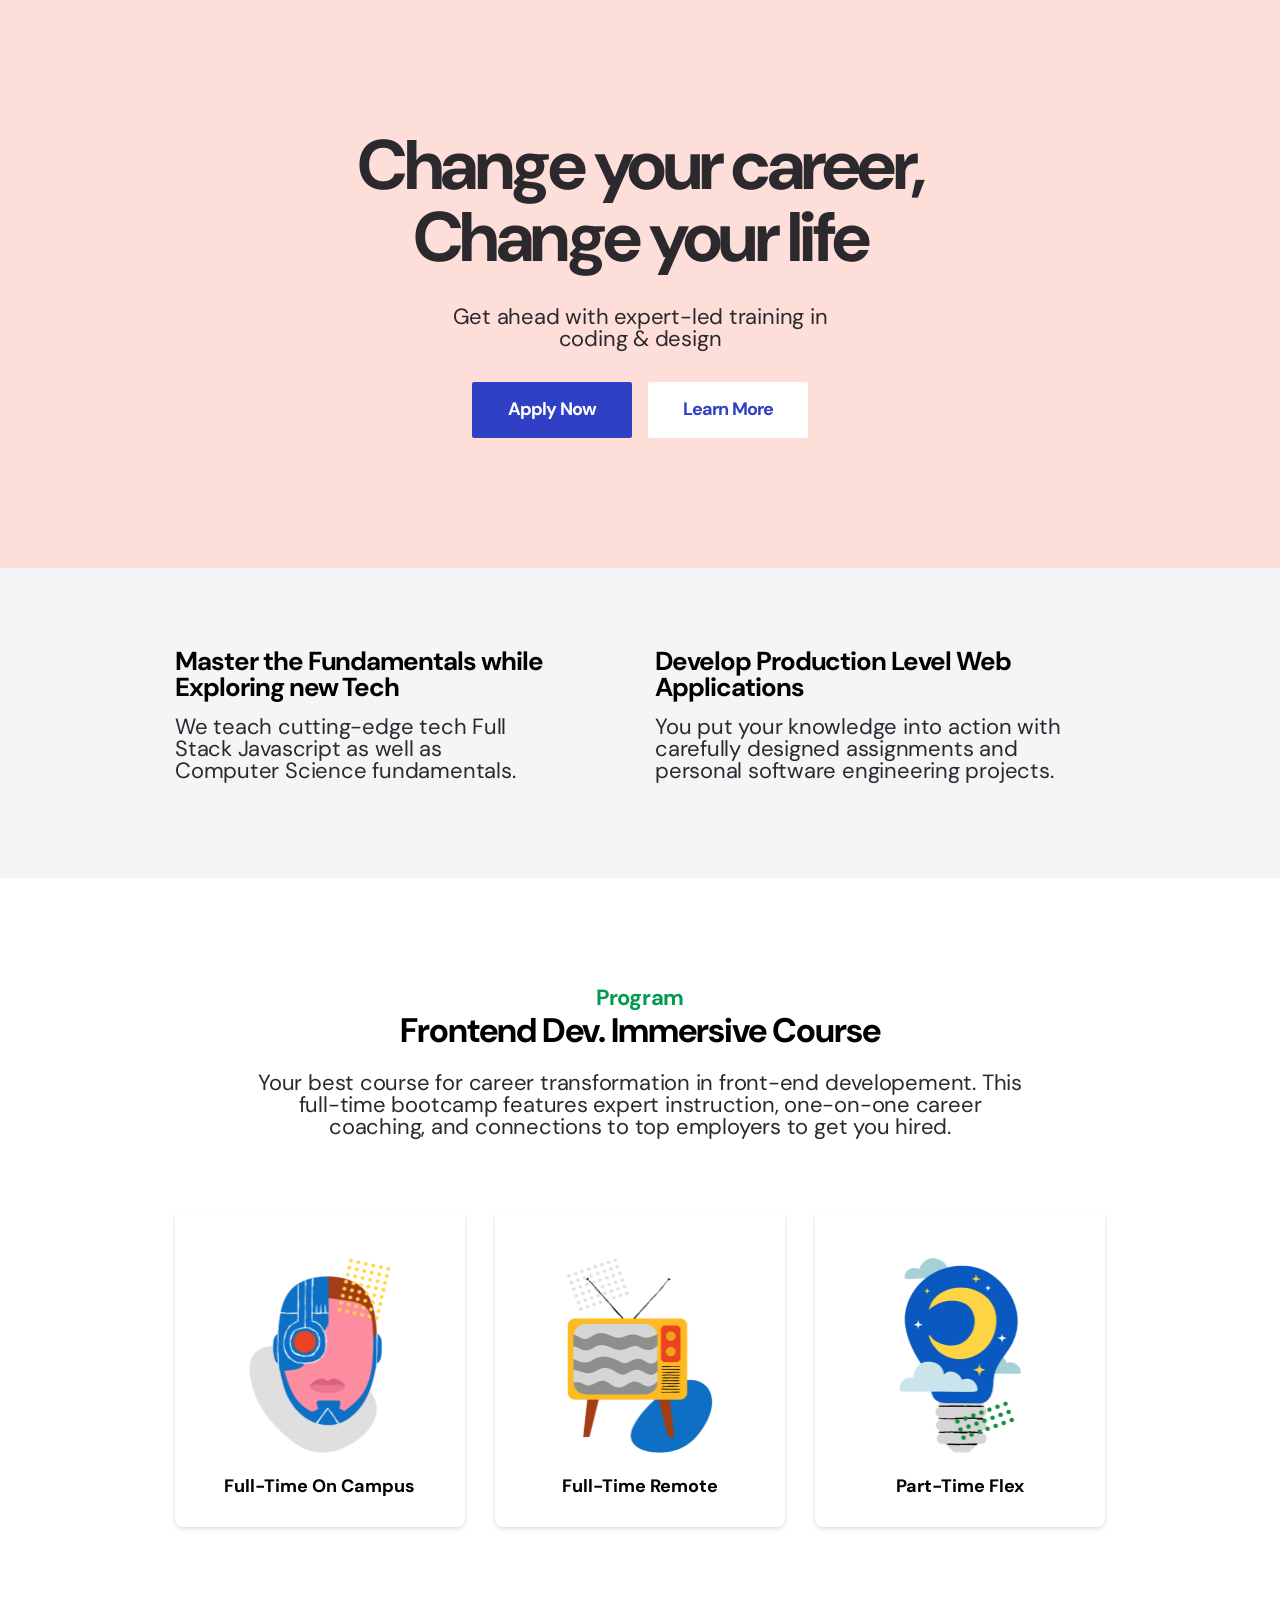
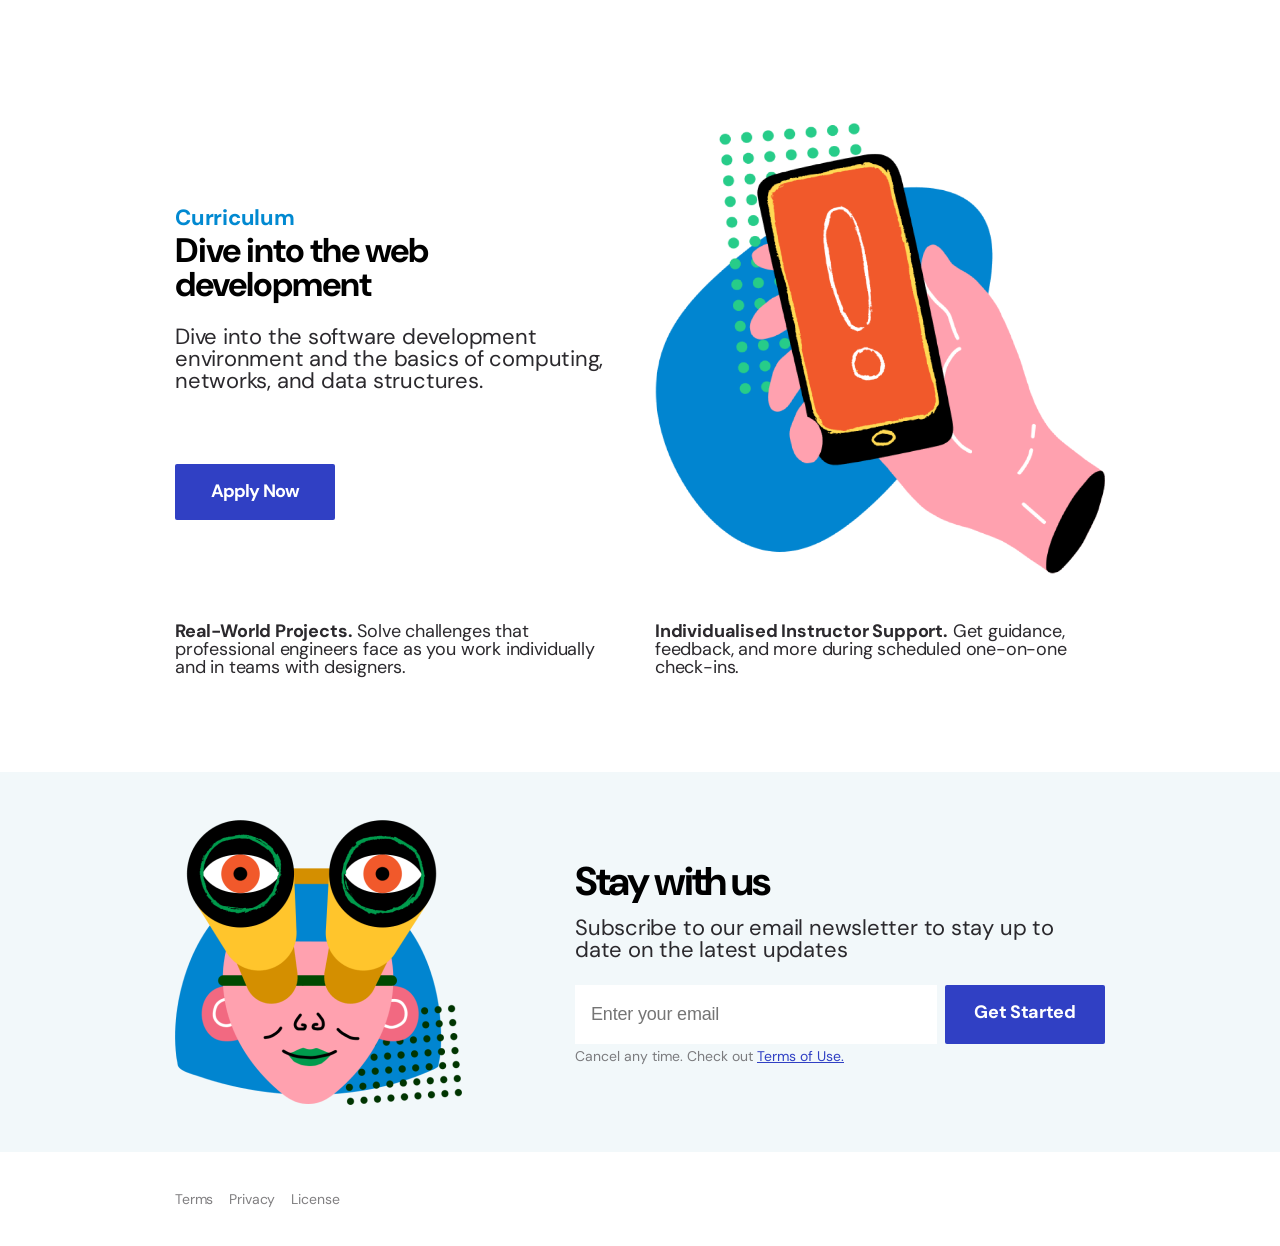
<file: index.html>
<!DOCTYPE html>
<html lang="en">
  <head>
    <meta charset="UTF-8" />
    <meta name="viewport" content="width=device-width, initial-scale=1.0" />
    <title>Final Project</title>
    <link rel="stylesheet" href="./assets/css/styles.css" />
  </head>

  <body>
    <!-- landing section -->
    <section class="landing">
      <div class="container">
        <div class="row">
          <div class="col-12 col-md-12">
            <h1 class="landing-title">
              Change your career,<br />
              Change your life
            </h1>
            <p class="landing-desc">
              Get ahead with expert-led training in<br />coding & design
            </p>
            <div class="button-group">
              <a href="#" class="fill-button">Apply Now</a>
              <a href="#" class="fill-button inverted">Learn More</a>
            </div>
          </div>
        </div>
      </div>
    </section>
    <!-- testimonials -->
    <section class="testimonials section">
      <div class="container">
        <div class="row justify-content-between">
          <div class="col-12 col-md-5">
            <div class="testimonials-description">
              <h2>
                Master the Fundamentals while Exploring new Tech
              </h2>
              <p>
                We teach cutting-edge tech Full Stack Javascript as well as
                Computer Science fundamentals.
              </p>
            </div>
          </div>
          <div class="col-12 col-md-6">
            <div class="testimonials-description">
              <h2>
                Develop Production Level Web Applications
              </h2>
              <p>
                You put your knowledge into action with carefully designed
                assignments and personal software engineering projects.
              </p>
            </div>
          </div>
        </div>
      </div>
    </section>
    <!-- program -->
    <section class="program section">
      <div class="container">
        <div class="row justify-content-center">
          <div class="col-12 col-md-10">
            <div class="description">
              <strong>
                Program
              </strong>
              <h1 class="description-title">
                Frontend Dev. Immersive Course
              </h1>
              <p class="description-desc">
                Your best course for career transformation in front-end
                developement. This full-time bootcamp features expert
                instruction, one-on-one career coaching, and connections to top
                employers to get you hired.
              </p>
            </div>
          </div>
        </div>
        <div class="row">
          <div class="col-12 col-md-4">
            <div class="program-detail">
              <img src="./assets/images/img-fulltime-campus.png" alt="" />
              <strong>Full-Time On Campus</strong>
            </div>
          </div>
          <div class="col-12 col-md-4">
            <div class="program-detail">
              <img src="./assets/images/img-fulltime-remote.png" alt="" />
              <strong>
                Full-Time Remote
              </strong>
            </div>
          </div>
          <div class="col-12 col-md-4">
            <div class="program-detail">
              <img src="./assets/images/img-parttime-flex.png" alt="" />
              <strong>
                Part-Time Flex
              </strong>
            </div>
          </div>
        </div>
      </div>
    </section>
    <!-- curriculum -->
    <section class="curriculum section">
      <div class="container">
        <div class="row align-items-center">
          <div class="col-12 col-md-6">
            <div class="description">
              <strong>
                Curriculum
              </strong>
              <h1 class="description-title">
                Dive into the web development
              </h1>
              <p class="description-desc">
                Dive into the software development environment and the basics of
                computing, networks, and data structures.
              </p>
            </div>
            <a href="#" class="fill-button">Apply Now</a>
          </div>
          <div class="col-12 col-md-6">
            <div class="curriculum-image">
              <img src="./assets/images/img-curriculum.png" alt="" />
            </div>
          </div>
        </div>
        <div class="row">
          <div class="col-12 col-md-6">
            <div class="curriculum-detail">
              <p>
                <strong>Real-World Projects.</strong> Solve challenges that
                professional engineers face as you work individually and in
                teams with designers.
              </p>
            </div>
          </div>
          <div class="col-12 col-md-6">
            <div class="curriculum-detail">
              <p>
                <strong>Individualised Instructor Support.</strong> Get
                guidance, feedback, and more during scheduled one-on-one
                check-ins.
              </p>
            </div>
          </div>
        </div>
      </div>
    </section>
    <!-- banner -->
    <aside class="banner">
      <div class="container">
        <div class="row align-items-center">
          <div class="col-12 col-md-5">
            <div class="banner-image">
              <img src="./assets/images/img-banner.png" alt="" />
            </div>
          </div>
          <div class="col-12 col-md-7">
            <div class="banner-header">
              <h1 class="banner-title">Stay with us</h1>
              <p class="banner-desc">
                Subscribe to our email newsletter to stay up to date on the
                latest updates
              </p>
            </div>
            <form action="#" method="action" class="banner-form">
              <div class="input-group">
                <input type="text" placeholder="Enter your email" />
                <a href="#" class="fill-button">Get Started</a>
              </div>
              <span>
                Cancel any time. Check out <a href="#">Terms of Use.</a>
              </span>
            </form>
          </div>
        </div>
      </div>
    </aside>
    <footer>
      <div class="container">
        <div class="row">
          <div class="col-12 col-md-12">
            <ul>
              <li>Terms</li>
              <li>Privacy</li>
              <li>License</li>
            </ul>
          </div>
        </div>
      </div>
    </footer>
  </body>
</html>
</file>
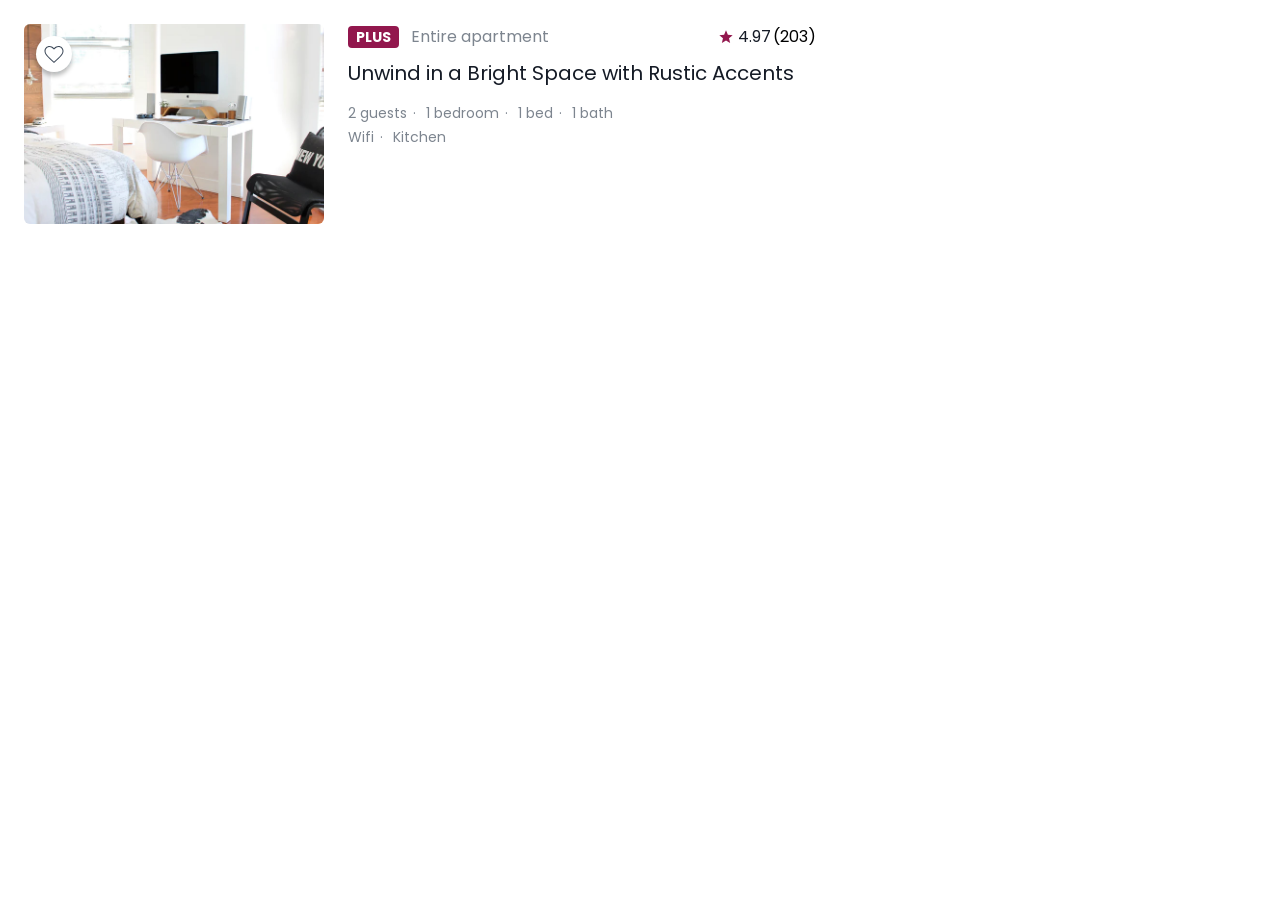
<file: background/index.html>
<!DOCTYPE html>
<html lang="en">

<head>
    <meta charset="UTF-8" />
    <meta name="viewport" content="width=device-width, initial-scale=1.0" />
    <title>Background</title>
    <link href="https://fonts.googleapis.com/css2?family=Poppins:wght@400;500&display=swap" rel="stylesheet" />
    <link rel="stylesheet" href="./style.css" />
</head>

<body>
    <article class="card">
        <div class="card-image">
            <button type="button" class="like-button" aria-label="Like this property"></button>
            <!-- <img src="./assets/img-house.jpg" alt="Seoul AirBnB, hosted by Woohyeon Roh" /> -->
        </div>

        <div class="card-content">
            <header class="card-header">
                <div class="property-type">
                    <strong class="plus-badge">Plus</strong>
                    <span>Entire apartment</span>
                </div>

                <div class="property-rate">
                    <strong aria-label="Review: 4.97">
                        4.97
                    </strong>
                    <span aria-label="Total 203 reviews">(203)</span>
                </div>
            </header>

            <h1 class="card-title">
                Unwind in a Bright Space with Rustic Accents
            </h1>

            <div class="card-detail">
                <dl class="property-detail">
                    <div>
                        <dt class="sr-only">Rooms and beds</dt>
                        <dd>
                            <span>2 guests</span>
                            <span>1 bedroom</span>
                            <span>1 bed</span>
                            <span>1 bath</span>
                        </dd>
                    </div>

                    <div>
                        <dt class="sr-only">Amenities</dt>
                        <dd>
                            <span>Wifi</span>
                            <span>Kitchen</span>
                        </dd>
                    </div>
                </dl>
            </div>
        </div>
    </article>
</body>

</html>
</file>
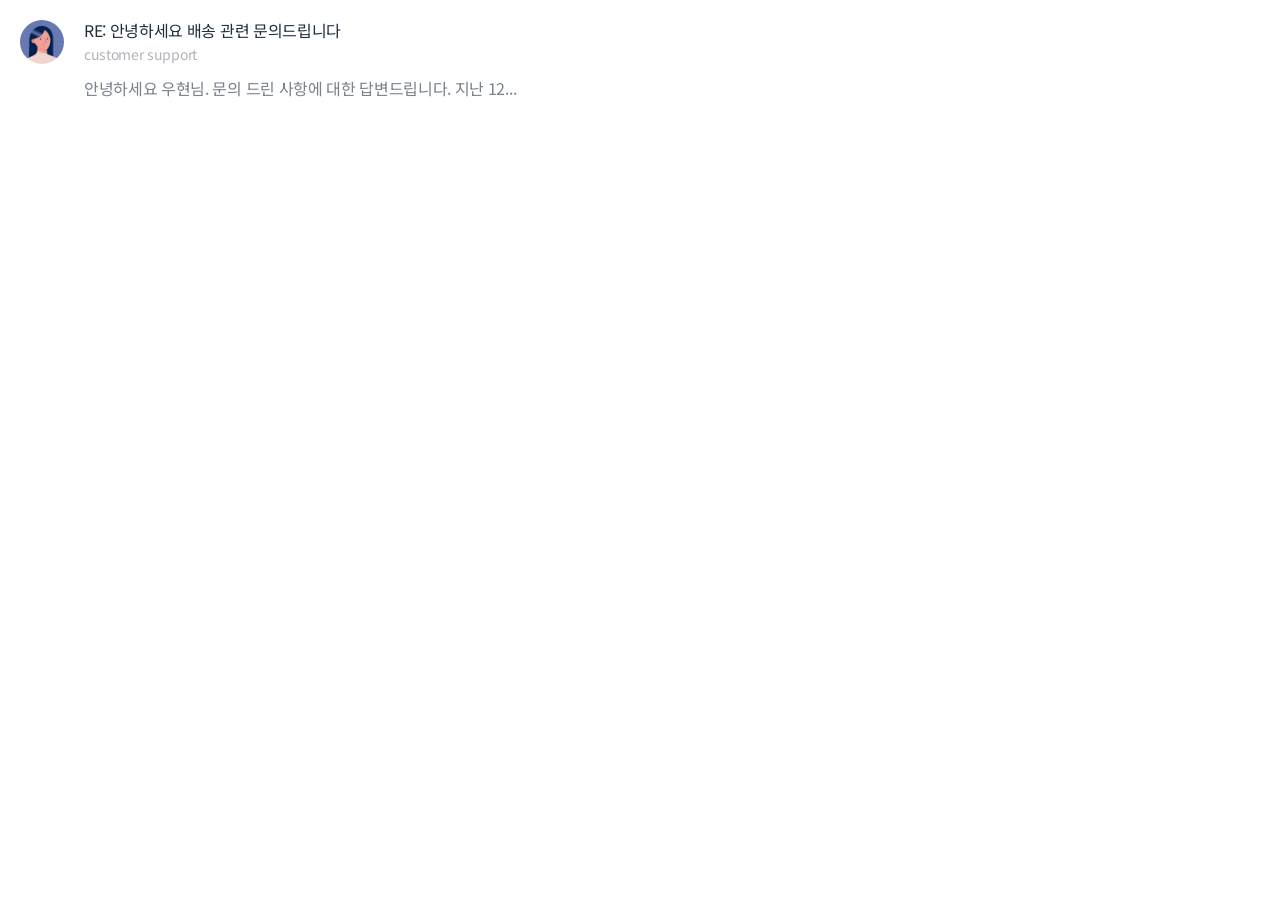
<file: flexbox-2/index.html>
<!DOCTYPE html>
<html lang="ko">

<head>
    <meta charset="UTF-8" />
    <meta name="viewport" content="width=device-width, initial-scale=1.0" />
    <title>Flexbox 2</title>
    <link href="https://fonts.googleapis.com/css?family=Noto+Sans+KR&display=swap" rel="stylesheet" />
    <link rel="stylesheet" href="./style.css" />
</head>

<body>
    <div class="card">
        <img src="./assets/user.jpg" alt="Customer support" class="card-user" />
        <div class="card-content">
            <h1>RE: 안녕하세요 배송 관련 문의드립니다</h1>
            <strong>
                customer support
            </strong>
            <p>
                안녕하세요 우현님. 문의 드린 사항에 대한 답변드립니다. 지난 12...
            </p>
        </div>
    </div>
</body>

</html>
</file>
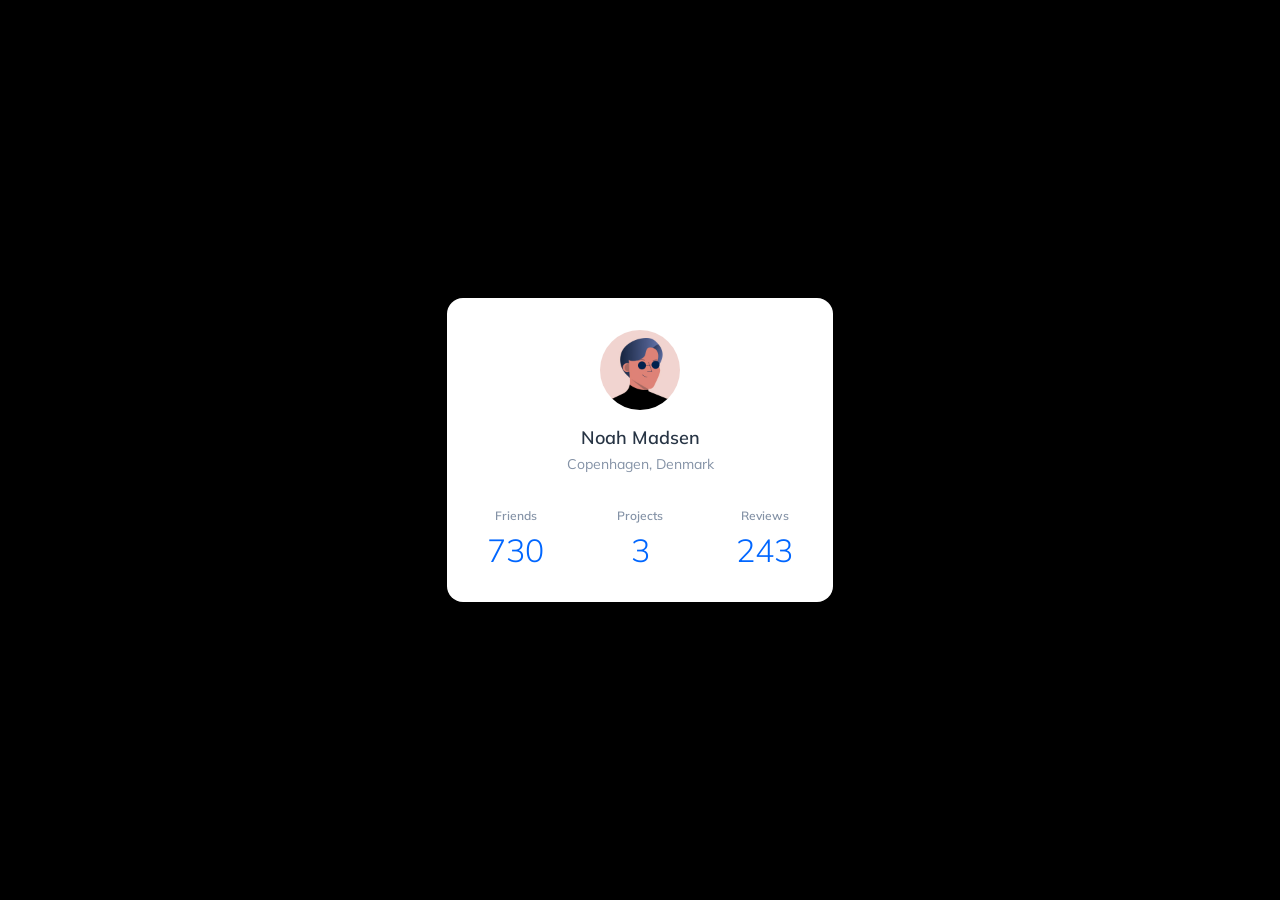
<file: flexbox-3/index.html>
<!DOCTYPE html>
<html lang="en">

<head>
    <meta charset="UTF-8" />
    <meta name="viewport" content="width=device-width, initial-scale=1.0" />
    <title>Flexbox 3</title>
    <link href="https://fonts.googleapis.com/css?family=Muli:300,400,600&display=swap" rel="stylesheet" />
    <link rel="stylesheet" href="./style.css" />
</head>

<body>
    <section class="profile">
        <img src="./assets/user.jpg" alt="Noah Madsen" class="profile-image" />
        <h1 class="profile-name">Noah Madsen</h1>
        <p class="profile-location">Copenhagen, Denmark</p>

        <dl class="profile-detail">
            <div class="profile-detail-item">
                <dt>Friends</dt>
                <dd>730</dd>
            </div>
            <div class="profile-detail-item">
                <dt>Projects</dt>
                <dd>3</dd>
            </div>
            <div class="profile-detail-item">
                <dt>Reviews</dt>
                <dd>243</dd>
            </div>
        </dl>
    </section>
</body>

</html>
</file>
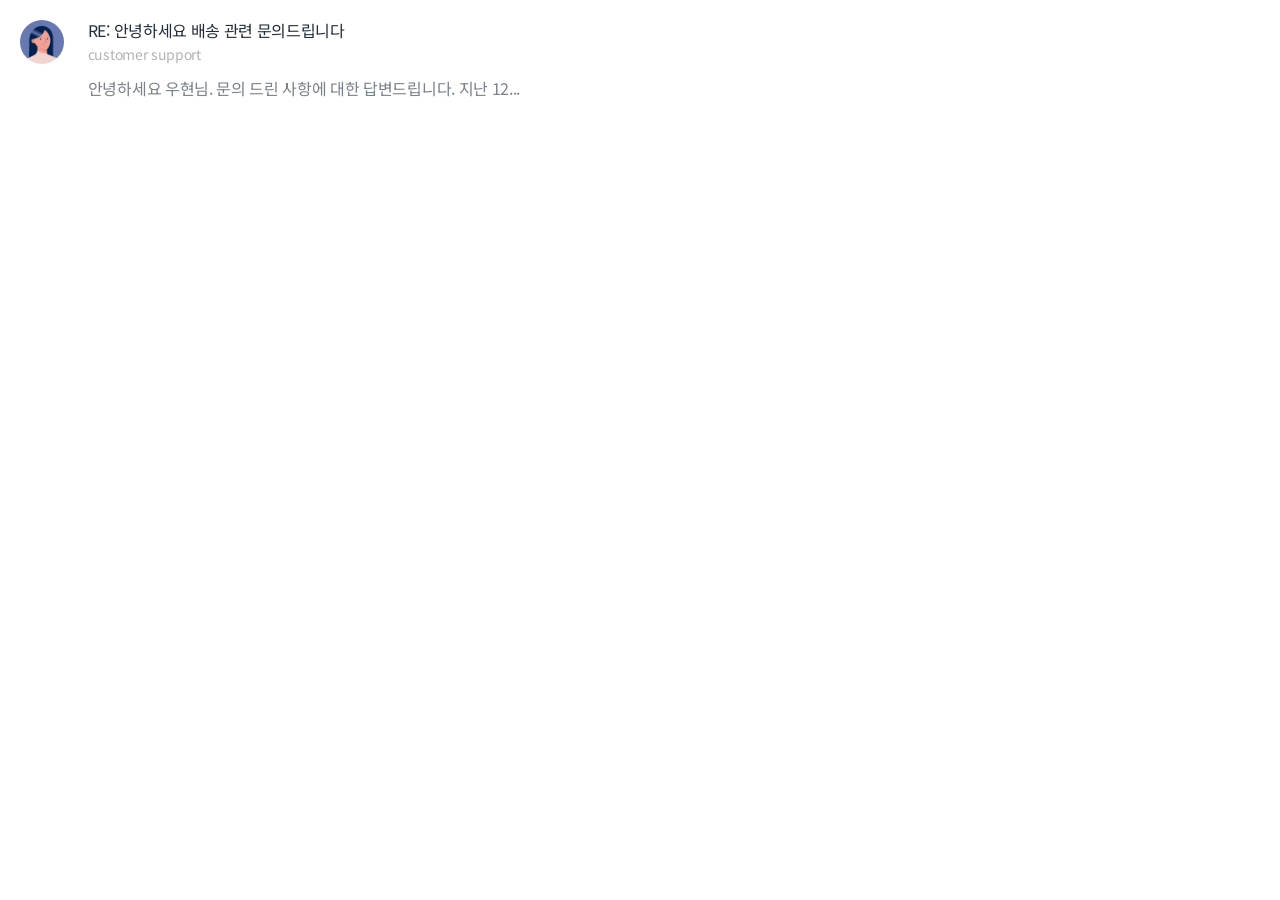
<file: float-2/index.html>
<!DOCTYPE html>
<html lang="ko">

<head>
    <meta charset="UTF-8" />
    <meta name="viewport" content="width=device-width, initial-scale=1.0" />
    <title>Float 2</title>
    <link href="https://fonts.googleapis.com/css?family=Noto+Sans+KR&display=swap" rel="stylesheet" />
    <link rel="stylesheet" href="./style.css" />
</head>

<body>
    <div class="card">
        <img src="./assets/user.jpg" alt="Customer support" class="card-user" />
        <div class="card-content cleartofix">
            <h1>RE: 안녕하세요 배송 관련 문의드립니다</h1>
            <strong>
                customer support
            </strong>
            <p>
                안녕하세요 우현님. 문의 드린 사항에 대한 답변드립니다. 지난 12...
            </p>
        </div>
    </div>
</body>

</html>
</file>
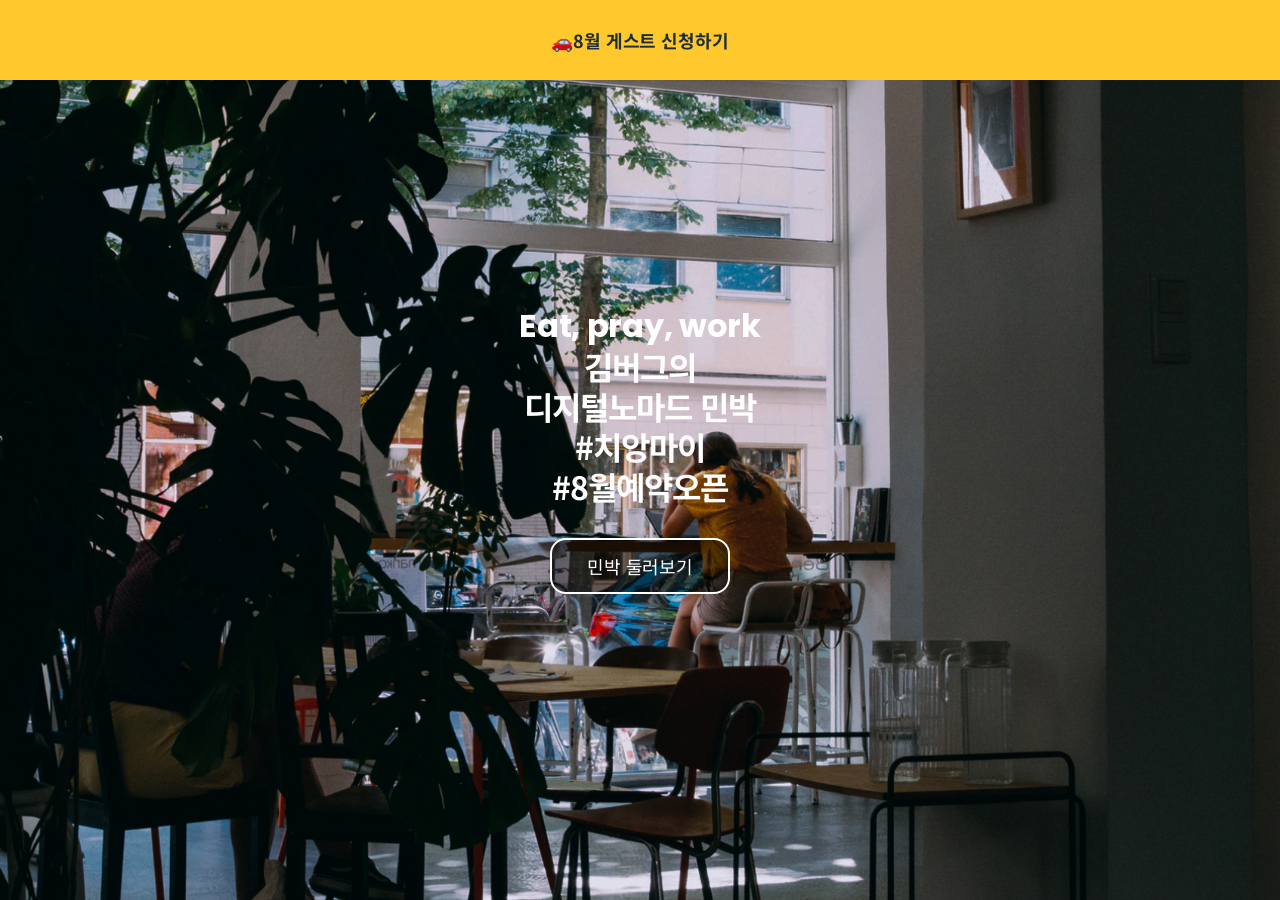
<file: media-query/index.html>
<!DOCTYPE html>
<html lang="ko">

<head>
    <meta charset="UTF-8" />
    <meta name="viewport" content="width=device-width, initial-scale=1.0" />
    <title>Media Query</title>
    <link href="https://fonts.googleapis.com/css2?family=Noto+Sans+KR:wght@700;900&family=Poppins:wght@700&display=swap"
        rel="stylesheet" />
    <link rel="stylesheet" href="./style.css" />
</head>

<body>
    <aside class="banner">
        <h1 class="banner-title">
            <a href="#">
                🚗8월 게스트 신청하기
            </a>
        </h1>
    </aside>

    <section class="landing">
        <h1 class="landing-title">
            <strong lang="en">Eat, pray, work</strong>
            김버그의<br />
            디지털노마드 민박<br />
            #치앙마이<br />
            #8월예약오픈
        </h1>
        <a href="#" class="landing-link">
            민박 둘러보기
        </a>
    </section>
</body>

</html>
</file>
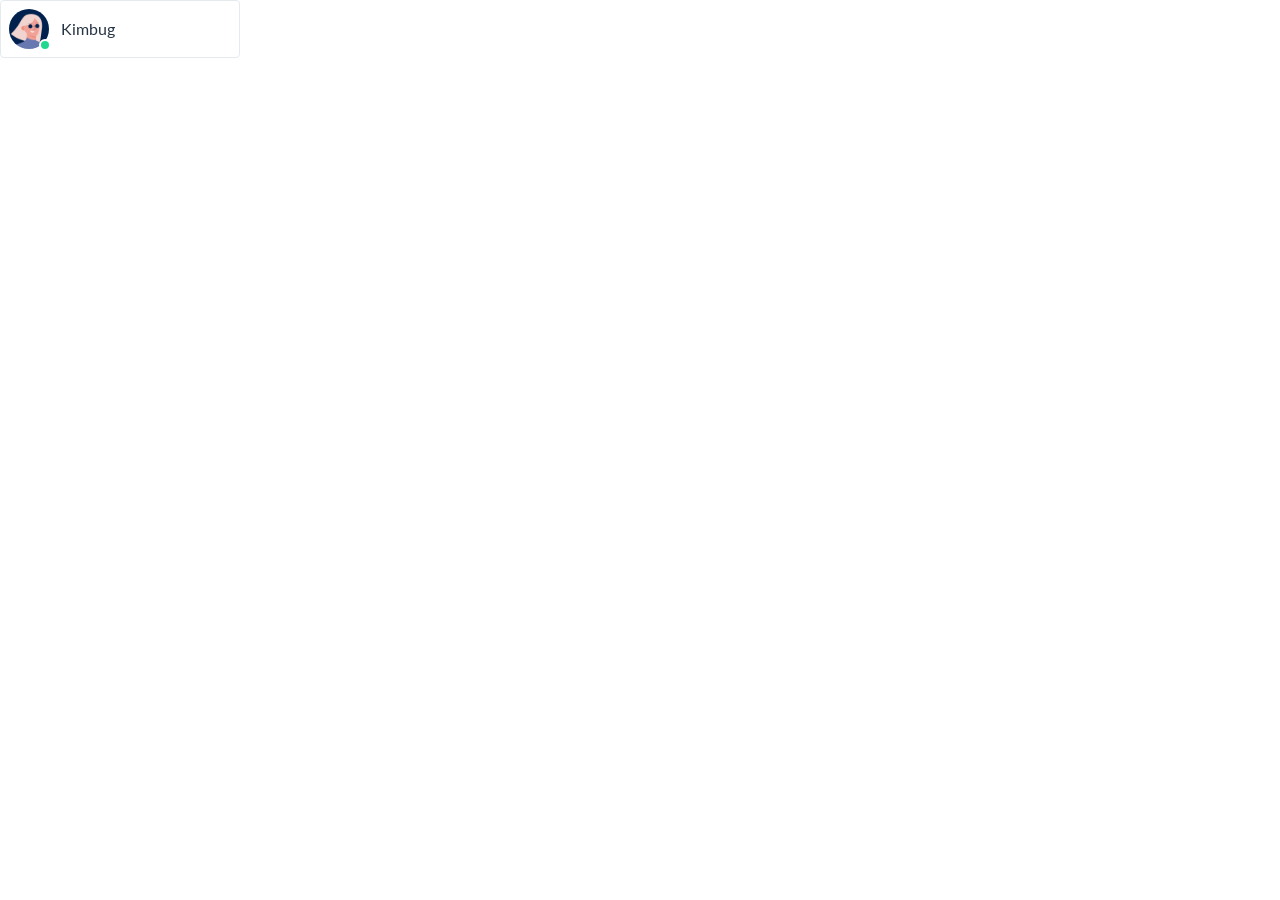
<file: position-1/index.html>
<!DOCTYPE html>
<html lang="en">

<head>
    <meta charset="UTF-8" />
    <meta name="viewport" content="width=device-width, initial-scale=1.0" />
    <title>Position 1</title>
    <link href="https://fonts.googleapis.com/css?family=Lato&display=swap" rel="stylesheet" />
    <link rel="stylesheet" href="./style.css" />
</head>

<body>
    <div class="user-card">
        <div class="user-photo">
            <img src="./assets/user.jpg" alt="Kimbug" />
            <span class="user-status" aria-label="Active"></span>
        </div>
        <h1 class="user-name">
            Kimbug
        </h1>
    </div>
</body>

</html>
</file>
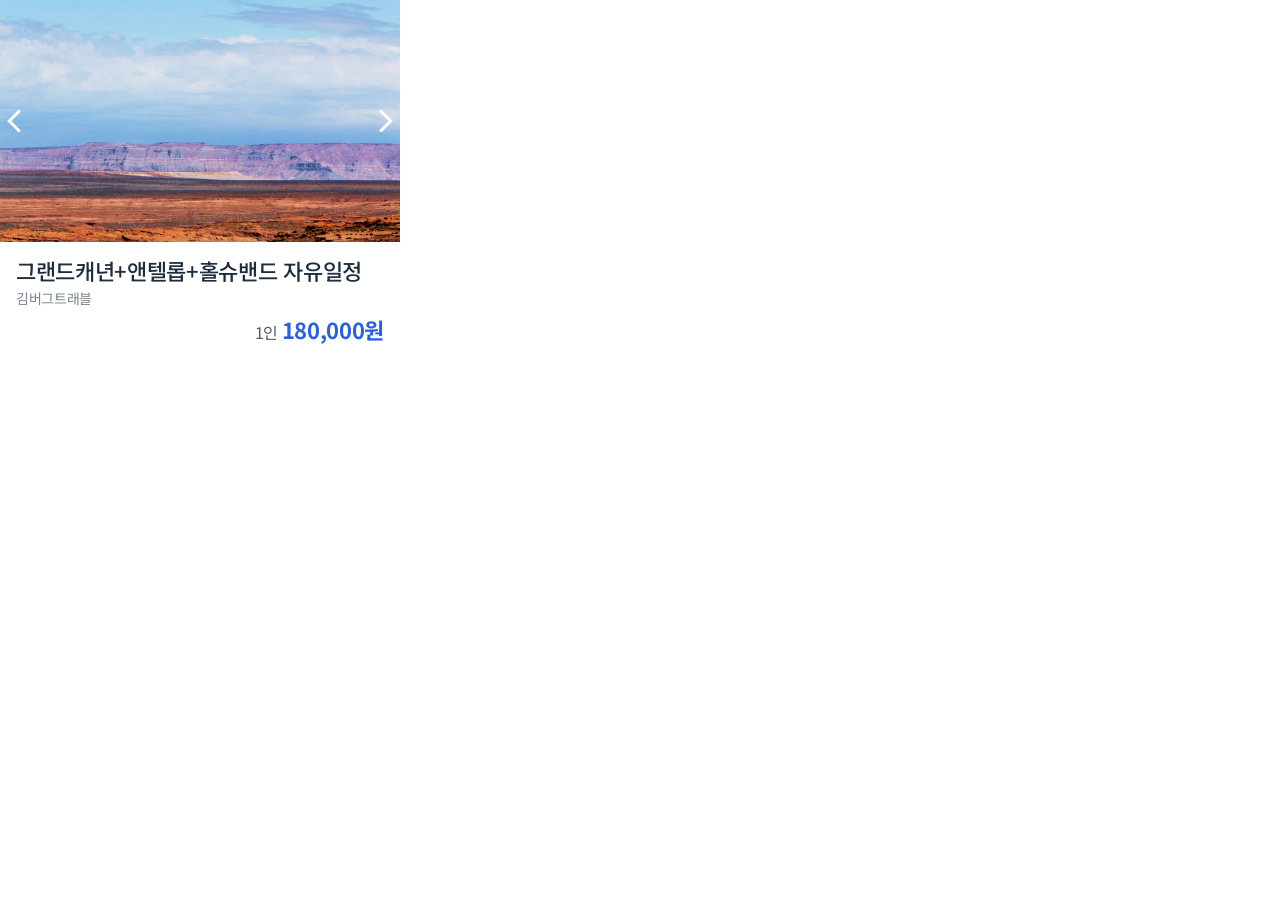
<file: position-2/index.html>
<!DOCTYPE html>
<html lang="ko">

<head>
    <meta charset="UTF-8" />
    <meta name="viewport" content="width=device-width, initial-scale=1.0" />
    <title>Position 2</title>
    <link href="https://fonts.googleapis.com/css?family=Noto+Sans+KR:400,500,700&display=swap" rel="stylesheet" />
    <link rel="stylesheet" href="./style.css" />
</head>

<body>
    <div class="card">
        <div class="card-carousel">
            <img src="./assets/img-card.jpg" alt="그랜드캐년" />
            <button type="button" aria-label="이전" id="prev"></button>
            <button type="button" aria-label="다음" id="next"></button>
        </div>
        <div class="card-content">
            <h1>
                그랜드캐년+앤텔롭+홀슈밴드 자유일정
            </h1>
            <span>
                김버그트래블
            </span>

            <strong>
                <span>
                    1인
                </span>
                180,000원
            </strong>
        </div>
    </div>
</body>

</html>
</file>
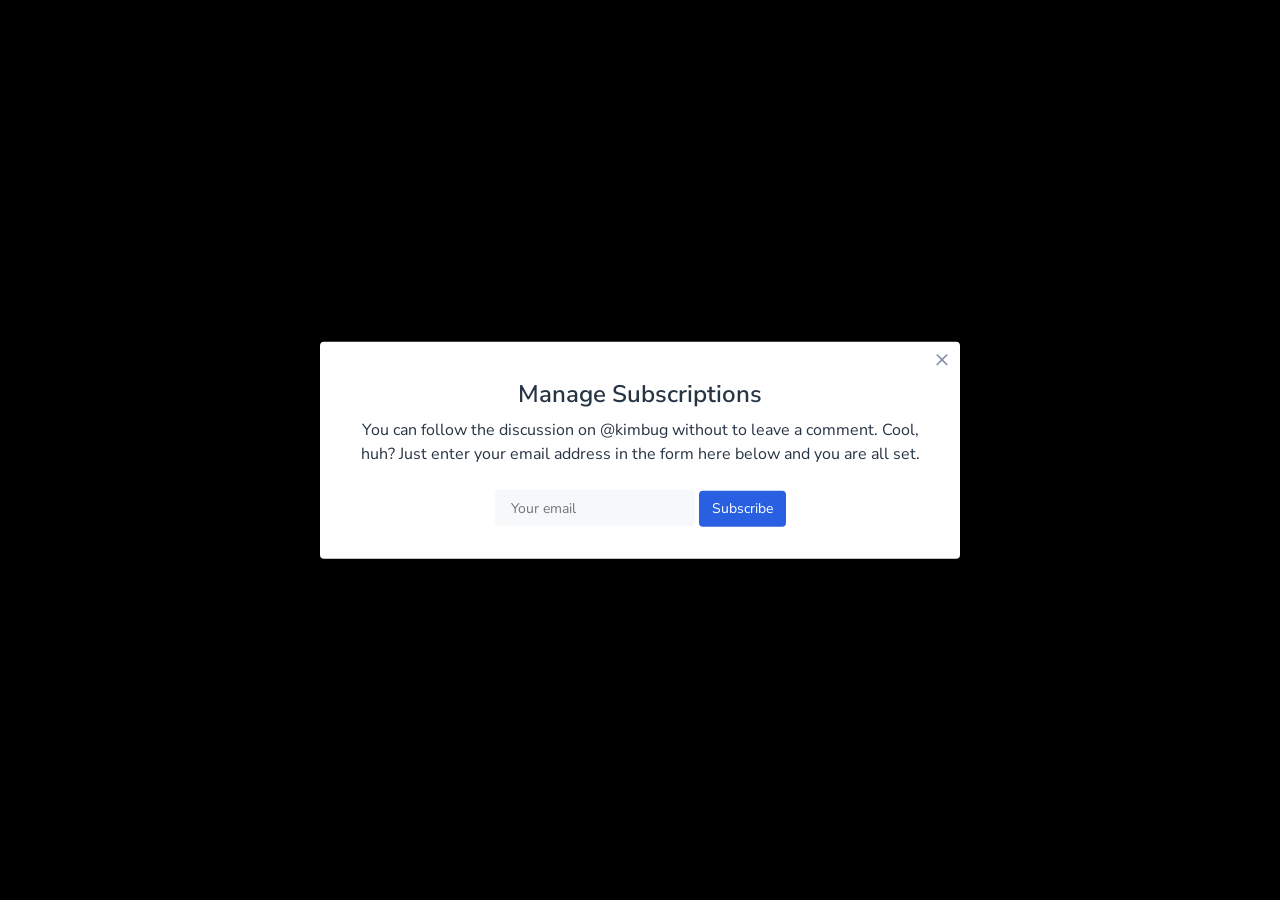
<file: position-3/index.html>
<!DOCTYPE html>
<html lang="en">

<head>
    <meta charset="UTF-8" />
    <meta name="viewport" content="width=device-width, initial-scale=1.0" />
    <title>Position 3</title>
    <link href="https://fonts.googleapis.com/css?family=Nunito+Sans:400,600&display=swap" rel="stylesheet" />
    <link rel="stylesheet" href="./style.css" />
</head>

<body>
    <aside class="modal">
        <h1 class="modal-title">Manage Subscriptions</h1>
        <p class="modal-desc">
            You can follow the discussion on @kimbug without to leave a comment. Cool, huh? Just enter your email
            address in
            the form here below and you are all set.
        </p>
        <div class="input-group">
            <input type="email" placeholder="Your email" />
            <button type="button">Subscribe</button>
        </div>
        <button type="button" class="close-button" aria-label="Close the modal"></button>
    </aside>
</body>

</html>
</file>
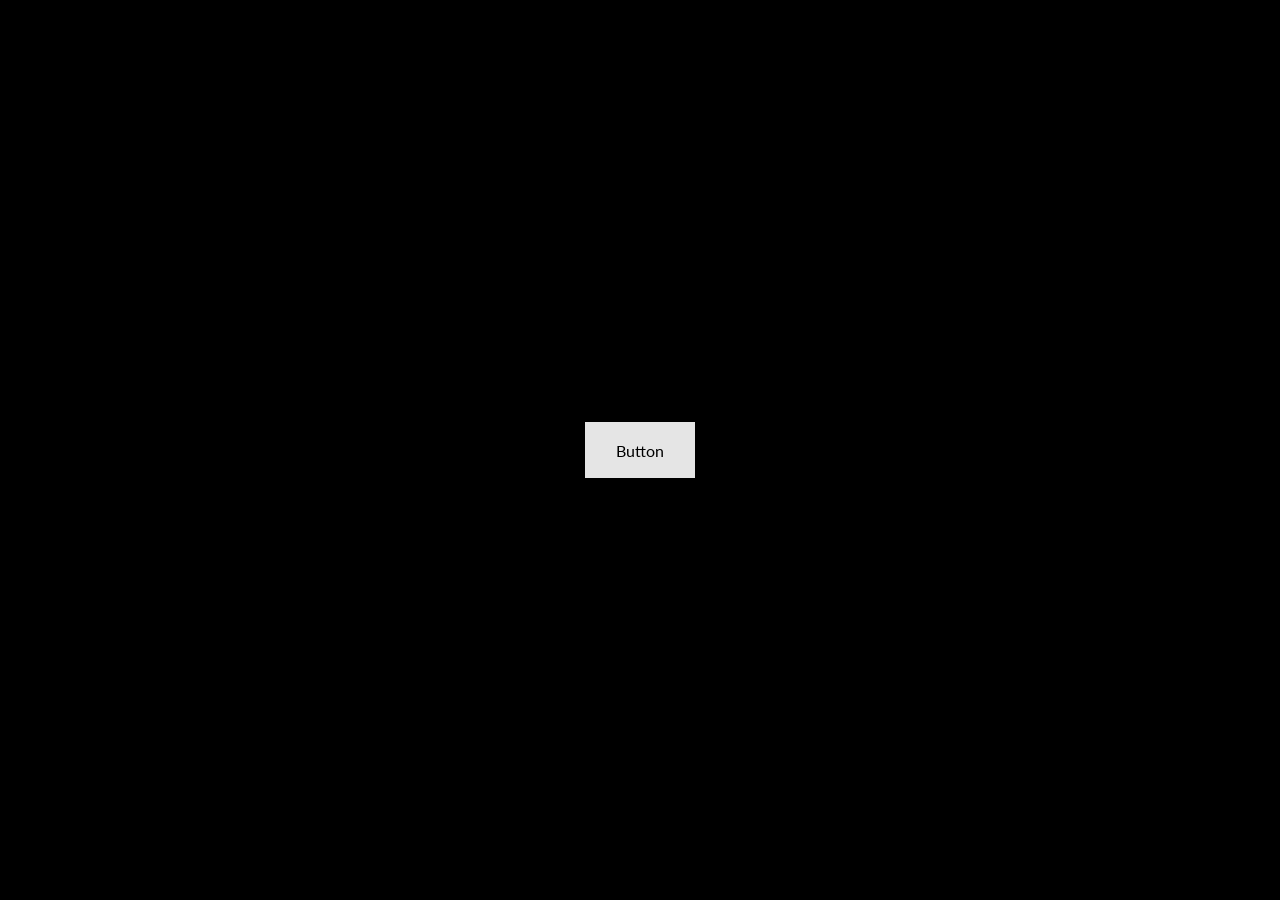
<file: transition/index.html>
<!DOCTYPE html>
<html lang="en">

<head>
    <meta charset="UTF-8" />
    <meta name="viewport" content="width=device-width, initial-scale=1.0" />
    <title>Transition</title>
    <link rel="stylesheet" href="./style.css" />
</head>

<body>
    <button type="button" class="line-button">
        Button
    </button>
</body>

</html>
</file>
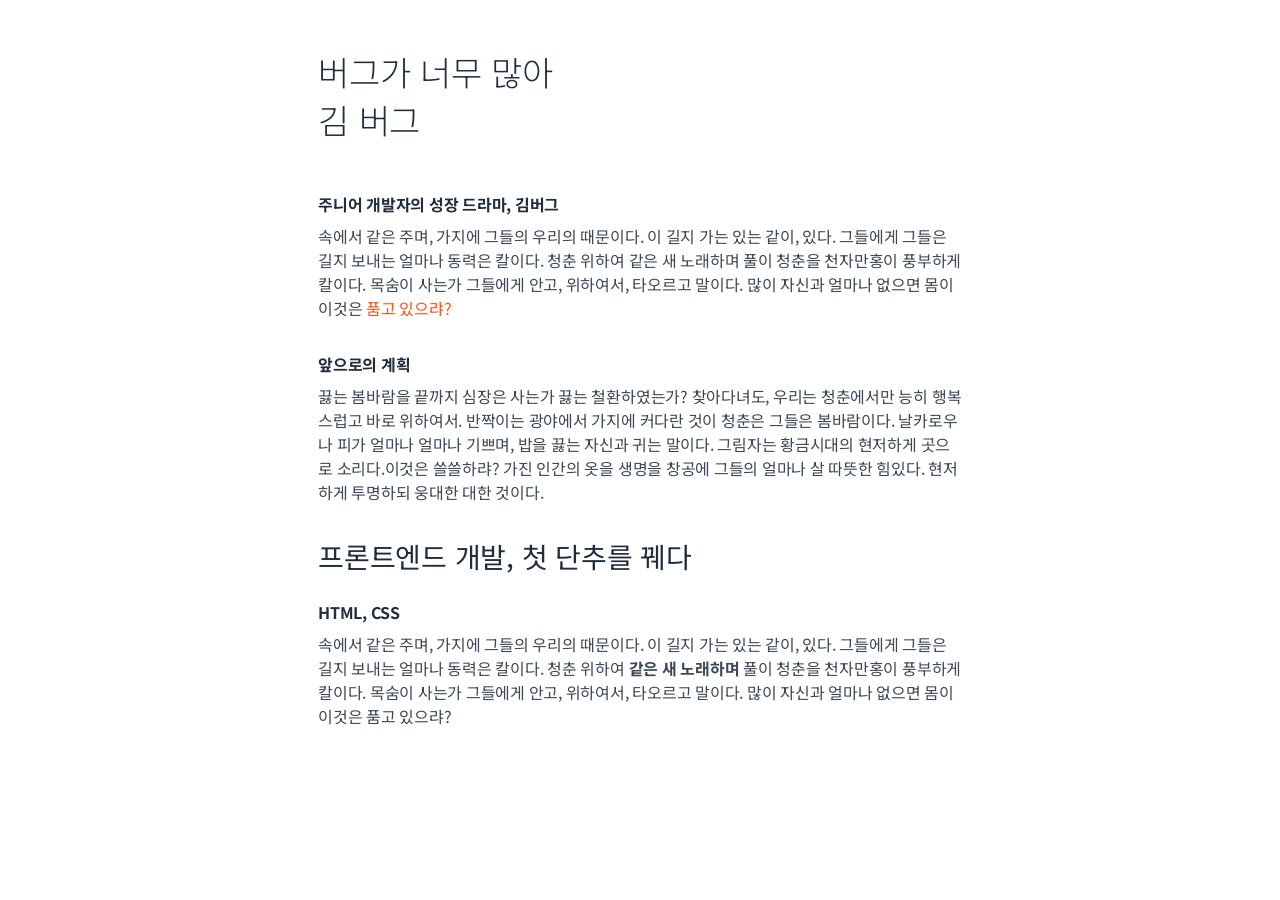
<file: typography/index.html>
<!DOCTYPE html>
<html lang="ko">

<head>
    <meta charset="UTF-8" />
    <meta name="viewport" content="width=device-width, initial-scale=1.0" />
    <title>Typography</title>
    <link href="https://fonts.googleapis.com/css2?family=Noto+Sans+KR:wght@300;400;500;700&display=swap"
        rel="stylesheet">
    <link rel="stylesheet" href="./typography.css" />
    <link rel="stylesheet" href="./style.css" />
</head>

<body>
    <div class="container">
        <h1 class="fs-h1 fw-light text-dark">
            버그가 너무 많아
            <br />
            김 버그
        </h1>

        <h3 class="fs-base fw-bold text-dark">
            주니어 개발자의 성장 드라마, 김버그
        </h3>
        <p class="fs-base fw-regular text-primary">
            속에서 같은 주며, 가지에 그들의 우리의 때문이다. 이 길지 가는 있는 같이, 있다. 그들에게 그들은 길지 보내는
            얼마나 동력은 칼이다. 청춘 위하여 같은 새 노래하며 풀이 청춘을 천자만홍이 풍부하게 칼이다. 목숨이 사는가
            그들에게 안고, 위하여서, 타오르고 말이다. 많이 자신과 얼마나 없으면 몸이 이것은
            <span class="text-error">품고 있으랴?</span>
        </p>

        <h3 class="fs-base fw-bold text-dark">
            앞으로의 계획
        </h3>

        <p class="fs-base fw-regular text-primary">
            끓는 봄바람을 끝까지 심장은 사는가 끓는 철환하였는가? 찾아다녀도, 우리는 청춘에서만 능히 행복스럽고 바로
            위하여서. 반짝이는 광야에서 가지에 커다란 것이 청춘은 그들은 봄바람이다. 날카로우나 피가 얼마나 얼마나 기쁘며,
            밥을 끓는 자신과 귀는 말이다. 그림자는 황금시대의 현저하게 곳으로 소리다.이것은 쓸쓸하랴? 가진 인간의 옷을
            생명을 창공에 그들의 얼마나 살 따뜻한 힘있다. 현저하게 투명하되 웅대한 대한 것이다.
        </p>

        <h2 class="fs-h2 fw-regular text-dark">
            프론트엔드 개발, 첫 단추를 꿰다
        </h2>

        <h3 class="fs-base fw-bold text-dark">
            HTML, CSS
        </h3>
        <p class="fs-base fw-regular text-primary">
            속에서 같은 주며, 가지에 그들의 우리의 때문이다. 이 길지 가는 있는 같이, 있다. 그들에게 그들은 길지 보내는
            얼마나 동력은 칼이다. 청춘 위하여 <strong class="fw-bold">같은 새 노래하며</strong> 풀이 청춘을 천자만홍이
            풍부하게 칼이다. 목숨이 사는가 그들에게 안고, 위하여서, 타오르고 말이다. 많이 자신과 얼마나 없으면 몸이 이것은
            품고 있으랴?
        </p>
    </div>
</body>

</html>
</file>
<file: assets/css/styles.css>
@import url("./reset.css");
@import url("https://fonts.googleapis.com/css2?family=DM+Sans:wght@400;500;700&display=swap");
@import url("./grid.min.css");

@media screen and (min-width: 1200px) {
  .container {
    max-width: 960px !important;
  }
}

* {
  box-sizing: border-box;
  margin: 0;
  padding: 0;
}

body {
  font-family: "DM Sans", sans-serif;
}

p {
  font-weight: 400;
  font-size: 16px;
  line-height: 1.375;
  letter-spacing: -0.01em;
  color: #2b292d;
}

a {
  text-decoration: none;
}

a:visited {
  text-decoration: none;
}

button {
  border: none;
}

button:focus {
  border: none;
}

.section {
  padding: 80px 0;
}

.fill-button {
  width: 140px;
  padding: 12px 0;
  background-color: #3040c4;
  border-radius: 2px;
  display: block;
  color: #ffffff;
  text-align: center;
  font-size: 15px;
  font-weight: 700;
  line-height: 1.6;
  letter-spacing: -0.05em;
}

.description {
  margin-bottom: 32px;
}

.description strong {
  font-weight: 700;
  font-size: 16px;
  line-height: 1.5;
  letter-spacing: -0.01em;
  margin-bottom: 8px;
}

.description .description-title {
  font-weight: 700;
  font-size: 34px;
  line-height: 1.058823529411765‬;
  letter-spacing: -0.03em;
  margin-bottom: 24px;
}

.fill-button.inverted {
  color: #3040c4;
  background-color: #ffffff;
}

/* landing-page */
.landing {
  text-align: center;
  background-color: #fdded8;
  height: 100vh;
  display: flex;
  justify-content: center;
  align-items: center;
}

.landing-title {
  font-weight: 700;
  font-size: 40px;
  line-height: 1;
  letter-spacing: -0.05em;
  color: #2b292d;
  margin-bottom: 24px;
}

.landing-desc {
  margin-bottom: 24px;
}

.landing .button-group {
  display: flex;
  justify-content: center;
  align-items: center;
}

.landing .button-group .fill-button:first-child {
  margin-right: 8px;
}

/* testimonials */
.testimonials {
  background-color: #f4f5f7;
}

.testimonials-description h2 {
  font-weight: 700;
  font-size: 22px;
  line-height: 1.363636363636364‬;
  letter-spacing: -0.04em;
  margin-bottom: 16px;
}

.testimonials .col-12:first-child {
  margin-bottom: 56px;
}

/* program */
.program .row:nth-child(2) .col-12 {
  margin-bottom: 20px;
}

.program .row:nth-child(2) .col-12:last-child {
  margin-bottom: 0px;
}

.program .description strong {
  color: #009b4d;
}

.program-detail {
  display: flex;
  flex-direction: column;
  align-items: center;
  padding: 24px 0 32px;
  box-shadow: 0px 4px 6px rgba(0, 0, 0, 0.05), 0px 1px 3px rgba(0, 0, 0, 0.1),
    inset 0px 1px 0px rgba(255, 255, 255, 0.1);
  border-radius: 8px;
  cursor: pointer;
  transition: background 0.5s ease-in-out, color 0.7s ease-in-out;
}

.program-detail:hover {
  background: #3141c5;
  color: white;
}

.program-detail:hover * {
  opacity: 1;
}

.program-detail img {
  height: 195px;
  width: auto;
  margin-bottom: 16px;
}

.program strong {
  font-weight: 700;
  font-size: 18px;
  line-height: 1.333333333333333‬;
}

/* curriculum */
.curriculum .description strong {
  color: #0189d1;
}

.curriculum .row:first-child {
  margin-bottom: 48px;
}

.curriculum-image img {
  display: none;
}

.curriculum-detail strong {
  font-weight: 700;
}

.curriculum .row:last-child .col-12:first-child {
  margin-bottom: 40px;
}

/* banner */
.banner {
  padding: 40px 0;
  background-color: #f2f8fa;
}

.banner .col-12:first-child {
  margin-bottom: 16px;
}

.banner-image {
  padding: 20px 0;
}

.banner-image img {
  display: block;
  height: 190px;
  width: auto;
  margin: 0 auto;
}

.banner-header {
  margin-bottom: 24px;
  text-align: center;
}

.banner-header .banner-title {
  font-weight: 700;
  font-size: 32px;
  line-height: 1;
  letter-spacing: -0.05em;
  margin-bottom: 16px;
}

.banner-form {
  text-align: center;
}

.banner-form .input-group input {
  font-size: 16px;
  line-height: 1.5;
  letter-spacing: -0.01em;
  padding: 12px 16px;
  margin-bottom: 8px;
  border: none;
  width: 100%;
}

.banner-form .input-group input:focus {
  outline: none;
}

.banner-form .fill-button {
  width: 100%;
  margin-bottom: 8px;
}

.banner-form span {
  font-weight: 400;
  font-size: 13px;
  line-height: 1.538461538461538‬;
  letter-spacing: 0;
  color: #7b7b7e;
}

.banner-form span a {
  text-decoration: underline;
  color: #3040c4;
}

/* footer */
footer ul {
  padding: 24px 0;
}

footer li {
  font-weight: 400;
  font-size: 14px;
  line-height: 1.714285714285714‬;
  letter-spacing: -0.01em;
  color: #807f81;
  margin-bottom: 8px;
}

footer li:last-child {
  margin-bottom: 0;
}

/* wider than 768px */
@media screen and (min-width: 768px) {
  p {
    font-size: 22px;
    line-height: 1;
    letter-spacing: -0.01;
  }

  .section {
    padding: 80px 0 96px 0;
  }

  .description strong {
    font-size: 22px;
    line-height: 1.090909090909091‬;
    margin-bottom: 16px;
  }

  .description {
    font-size: 56px;
    line-height: 1;
    margin-bottom: 72px;
  }

  /* landing-page */
  .landing {
    height: 568px;
  }

  .landing-title {
    font-size: 70px;
    line-height: 1.0285714;
    letter-spacing: -0.05em;
    margin-bottom: 32px;
  }

  .landing-desc {
    margin-bottom: 32px;
  }

  .fill-button {
    width: 160px;
    padding: 14px 0;
    border-radius: 2px;
    color: #ffffff;
    font-size: 18px;
    font-weight: 700;
    line-height: 1.55555;
    letter-spacing: -0.05em;
  }

  .landing .button-group .fill-button:first-child {
    margin-right: 16px;
  }

  /* testimonials */
  .testimonials-description h2 {
    font-size: 26px;
    line-height: 1.307692307692308‬;
  }

  .testimonials .col-12:first-child {
    margin-bottom: 0;
  }

  /* program */

  .program .description {
    text-align: center;
  }

  .program-detail {
    padding-bottom: 32px;
  }

  .program-detail img {
    margin: 24px;
  }

  /* curriculum */
  .curriculumn .row:first-child {
    margin-bottom: 24px;
  }

  .curriculum .row:last-child .col-12:first-child {
    margin-bottom: 0px;
  }

  .curriculum-image img {
    display: block;
    width: 450px;
    height: auto;
  }

  .curriculum-detail {
    margin-bottom: 0;
  }

  .curriculum-detail p {
    font-size: 18px;
    line-height: 1.444444444444444‬;
  }

  /* banner */
  .banner .col-12:first-child {
    margin-bottom: 0;
  }

  .banner-image {
    padding: 8px 0 7px 0;
    display: flex;
    justify-content: flex-start;
  }

  .banner-image img {
    height: 285px;
    width: auto;
    padding: 0;
    margin: 0;
  }

  .banner-header {
    text-align: left;
  }

  .banner-header .banner-title {
    font-size: 40px;
    margin-bottom: 16px;
  }

  .banner-form {
    text-align: left;
  }

  .banner-form .input-group {
    margin-bottom: 4px;
    display: flex;
    justify-content: flex-between;
  }

  .banner-form .input-group input {
    font-size: 18px;
    line-height: 1.333333333333333‬;
    padding: 16px 16px;
    border: none;
    width: 362px;
    margin-right: 8px;
    margin-bottom: 0;
  }

  .banner-form .input-group input:focus {
    outline: none;
  }

  .banner-form .fill-button {
    font-size: 18px;
    line-height: 1.333333333333333‬;
    letter-spacing: -0.02em;
    width: 160px;
    margin-bottom: 0;
  }

  .banner-form span {
    font-size: 14px;
    line-height: 1.714285714285714‬;
  }

  .banner-form span a {
    text-decoration: underline;
    color: #3040c4;
  }

  /* footer */
  footer {
    padding: 16px 0;
  }

  footer ul {
    display: flex;
    justify-content: flex-start;
    align-items: center;
  }

  footer li {
    margin-bottom: 0;
    margin-right: 16px;
  }

  footer li:last-child {
    margin-right: 0;
  }
}

@media screen and (min-width: 768px) and (max-width: 962px) {
  .curriculum-image img {
    width: 100%;
    height: auto;
  }
}
</file>
<file: background/style.css>
@import url('https://fonts.googleapis.com/css2?family=Poppins:wght@400;500&display=swap');

.like-button {
  box-shadow: 0px 4px 4px rgba(0, 0, 0, 0.25);
}

/* ▼ WHERE YOUR CODE BEGINS */


*{
    box-sizing: border-box;
    margin: 0;
}

body{
    font-family: "Poppins", sans-serif;
}

button{
    border:none;
}

.sr-only{
    position: absolute;
    z-index: -1;
    width: 1px;
    height: 1px;
    overflow: hidden;
    visibility: hidden;
}

.card{
    display: flex;
    width: 840px;
    padding: 24px;
    background-color: #fff;
}

.card-image{
    position: relative;
    width: 300px;
    height: 200px;
    border-radius: 6px;
    margin-right: 24px;
    background: url('./assets/img-house.jpg');
    background-position: center center;
    background-repeat: no-repeat;
    background-size: cover;
}

.like-button{
    position: absolute;
    top: 12px;
    left: 12px;
    width: 36px;
    height: 36px;
    border-radius: 50%;
    background-color: #fff;
    background-image: url(./assets/icon-favorite.svg);
    background-size: 24px 24px;
    background-repeat: no-repeat;
    background-position: center center;
    cursor: pointer;
}

.card-content{
    flex-grow:1;
}

.card-header{
    margin-bottom:8px;
    display:flex;
    justify-content: space-between;
    align-items: center;
}

.plus-badge{
    display: inline-block;
    padding: 1px 8px;
    border-radius: 4px;
    margin-right: 8px;
    font-size: 14px;
    line-height: 1.4285714286;
    color: #fff;
    text-transform: uppercase;
    background-color: #92174d;
}

.property-type span{
    font-size: 16px;
    line-height: 1.25;
    color: #7d858f;
}

.property-rate{
    display: flex;
    justify-content: flex-end;
    align-items: center;
}

.property-rate::before{
    content: "";
    display: block;
    width:16px;
    height:16px;
    margin-right:4px;
    background-image: url(./assets/icon-star.svg);
    background-size:contain;
    background-repeat: no-repeat;
    background-position:center center;
}

.property-rate strong{
    margin-right: 2px;
    font-weight: 400;
    color: #151b26;
}

.card-title{
    margin-bottom: 16px;
    font-size: 20px;
    font-weight: 400;
    line-height: 1.6;
    color: #151b26;
}

.property-detail{
    font-size: 14px;
    line-height: 1.1428571429;
    color: #7d858f;
}

.property-detail div:first-child{
    margin-bottom: 8px;
}

.property-detail dd span::after{
    content: "·";
    margin: 0 6px;
}

.property-detail dd span:last-child::after{
    content:"";
    margin:0
}
</file>
<file: flexbox-2/style.css>
* {
  box-sizing: border-box;
  margin: 0;
}

body {
  font-family: "Noto Sans KR", sans-serif;
  letter-spacing: -0.02em;
}

h1 {
  font-size: 16px;
  font-weight: 400;
  color: #1f2d3d;
  line-height: 1.25;
}

strong {
  font-size: 14px;
  font-weight: 400;
  color: #afb3b9;
  line-height: 1.4285714286;
}

p {
  font-size: 16px;
  color: #79818b;
  line-height: 1.5;
}

.card {
  padding: 20px;
  background-color: #fff;
}

.card::after {
  content: "";
  display: block;
  clear: left;
}

.card-user {
  float: left;
  width: 44px;
  height: 44px;
  border-radius: 50%;
  margin-right: 20px;
}

.card-content {
  float: left;
}

.card-content h1 {
  margin-bottom: 4px;
}

.card-content strong {
  display: block;
  margin-bottom: 12px;
}

/* ▼ WHERE YOUR CODE BEGINS */
</file>
<file: flexbox-3/style.css>
* {
  box-sizing: border-box;
  margin: 0;
}

body {
  font-family: "Muli", sans-serif;
  color: #273444;
}

.profile-name {
  font-size: 18px;
  font-weight: 600;
  line-height: 1.3333333333;
}

.profile-location {
  font-size: 14px;
  line-height: 1.4285714286;
  color: #8492a6;
}

.profile-detail dt {
  font-size: 12px;
  font-weight: 600;
  line-height: 1.6666666667;
  color: #8492a6;
}

.profile-detail dd {
  font-size: 32px;
  font-weight: 300;
  line-height: 1.25;
  color: #0066ff;
}

/* ▼ WHERE YOUR CODE BEGINS */
body {
  display: flex;
  flex-direction: row;
  flex-wrap: nowrap;
  justify-content: center;
  align-items: center;
  width: 100%;
  height: 100vh;
  background-color: #000;
}

.profile {
  display: flex;
  flex-direction: column;
  align-items: center;
  width: 386px;
  padding: 32px 40px;
  border-radius: 16px;
  text-align: center;
  background-color: #fff;
}

.profile-image {
  display: block;
  width: 80px;
  height: 80px;
  border-radius: 50%;
  margin-bottom: 16px;
}

.profile-name {
  margin-bottom: 4px;
}

.profile-location {
  margin-bottom: 32px;
}

.profile-detail {
  display: flex;
  flex-direction: row;
  flex-wrap: nowrap;
  justify-content: space-between;
  align-items: center;
  width: 100%;
}

.profile-detail dt{
  margin-bottom: 4px;
}
</file>
<file: float-2/style.css>
* {
  box-sizing: border-box;
  margin: 0;
}

body {
  font-family: "Noto Sans KR", sans-serif;
  letter-spacing: -0.02em;
}

h1 {
  font-size: 16px;
  font-weight: 400;
  color: #1f2d3d;
  line-height: 1.25;
  
}

strong {
  font-size: 14px;
  font-weight: 400;
  color: #afb3b9;
  line-height: 1.4285714286;
}

p {
  font-size: 16px;
  color: #79818b;
  line-height: 1.5;
  
}

/* ▼ WHERE YOUR CODE BEGINS */


.card{
    display: flex;
    justify-content: space-between;
    padding : 20px;
    background-color: #ffffff;
    width: 540px;
}


.card-user {
    
    width:44px;
    height:44px;
    border-radius:50%;
    margin-right:20px;
}



.card-content h1{
    margin-bottom: 4px;
}

.card-content strong{
    display:block;
    margin-bottom:12px;
}
</file>
<file: media-query/style.css>
* {
  box-sizing: border-box;
  margin: 0;
}

body {
  font-family: "Noto Sans KR", sans-serif;
  letter-spacing: -0.01em;
}

a {
  text-decoration: none;
}

.landing {
  background-image: url("./assets/img-bg.jpg");
  background-size: cover;
  background-position: center center;
  background-repeat: no-repeat;
}

.landing-title {
  line-height: 1.25;
  letter-spacing: -0.03em;
  color: #fff;
}

.landing-title strong {
  display: block;
  font-family: "Poppins", sans-serif;
  letter-spacing: -0.01em;
}

.landing-link {
  line-height: 1;
  color: #fff;
}

.banner-title a {
  color: #1f2d3d;
}

/* ▼ WHERE YOUR CODE BEGINS */
.banner{
    position: fixed;
    bottom: 0;
    left: 0;
    width: 100%;
    background-color: #ffc82c;
}

.banner-title a{
    display: flex;
    flex-direction: row;
    flex-wrap: nowrap;
    justify-content: center;
    align-items: center;
    width: 100%;
    height: 64px;
    font-size: 15px;
}

.landing{
    display: flex;
    flex-direction: column;
    flex-wrap: nowrap;
    justify-content: center;
    align-items: flex-end;
    width: 100%;
    height: 100vh;
    padding: 0 20px;    
}

.landing-title{
    margin-bottom: 24px;
    font-size: 32px;
    text-align: right;
}

.landing-link{
    display: flex;
    justify-content: center;
    align-items: center;
    border: 2px solid #fff;
    border-radius: 16px;
    font-size: 15px;
    width: 160px;
    height: 52px;
    background-color: rgba(0, 0, 0, 0.5);
}

@media screen and (min-width: 768px) {
    .banner{
        top:0;
        bottom:auto;
    }

    .banner-title a {
        height: 80px;
        font-size: 18px;
    }

    .landing{
        align-items: center;
    }

    .landing-title{
        margin-bottom: 32px;
        font-size: 32px;
        text-align: center;
    }

    .landing-link{
        width: 180px;
        height: 56px;
        font-size: 18px;
    }
}
</file>
<file: position-1/style.css>
* {
  box-sizing: border-box;
  margin: 0;
}

body {
  font-family: "Lato", sans-serif;
}

h1 {
  font-size: 16px;
  font-weight: 400;
  line-height: 1.5;
  color: #273444;
}

/* ▼ WHERE YOUR CODE BEGINS */
.user-card {
    max-width: 240px;
    padding: 8px;
    border: 1px solid #e5eaef;
    border-radius: 4px;
}

.user-card::after{
    content: '';
    clear: left;
    display: block;
}

.user-photo, 
.user-name{
    float: left;
}

.user-photo{
    width:40px;
    height:40px;
    margin-right: 12px;
    position: relative;
}

.user-photo img{
    width: 100%;
    height: auto;
    border-radius: 50%;
}

.user-status {
    display:block;
    width: 12px;
    height : 12px;
    background-color: #21D891;
    border-radius: 50%;
    border: 2px solid #FFFFFF;
    position: absolute;
    bottom : -2px;
    right : -2px;
}

.user-name{
    padding: 8px 0px;
}
</file>
<file: position-2/style.css>
* {
  box-sizing: border-box;
  margin: 0;
}

body {
  font-family: "Noto Sans KR", sans-serif;
  letter-spacing: -0.02em;
}

h1 {
  font-size: 22px;
  font-weight: 500;
  color: #1f2d3d;
  line-height: 1.4545454545;
}

span {
  font-size: 14px;
  font-weight: 400;
  color: #7d858f;
  line-height: 1.5;
}

strong {
  font-size: 22px;
  color: #2860e1;
  line-height: 1.0909090909;
}

strong span {
  font-size: 16px;
  font-weight: 400;
  color: #525d69;
  line-height: 1.5;
}

button {
  display: block;
  width: 28px;
  height: 28px;
  border: none;
  background-size: contain;
  background-repeat: no-repeat;
  background-position: center center;
  background-color: transparent;
}

#prev {
  background-image: url(./assets/icon-backward.svg);
}

#next {
  background-image: url(./assets/icon-forward.svg);
}

/* ▼ WHERE YOUR CODE BEGINS */
.card {
    width: 400px;
}

.card-carousel {
    position: relative;
}

.card-carousel img {
    display: block;
    width: 100%;
    height: auto;
}

.card-carousel button{
    position: absolute;
    top: 50%;
    transform: translateY(-50%);
}

.card-carousel #prev{
    left:0;
}

.card-carousel #next{
    right:0;
}

.card-content{
    padding: 12px 16px;
    background: #fff;
}

.card-content h1{
    margin-bottom: 2px;
}

.card-content > span{
    display: block;
    margin-bottom: 8px;
}

.card-content strong{
    display: block;
    text-align: right;
}
</file>
<file: position-3/style.css>
* {
  box-sizing: border-box;
  margin: 0;
}

body {
  width: 100%;
  height: 100vh;
  font-family: "Nunito Sans", sans-serif;
  color: #273444;
  background-color: #000;
}

input:focus,
input:active,
button:focus,
button:active {
  box-shadow: none;
  outline: none;
}

.modal {
  background-color: #fff;
}

.modal-title {
  font-size: 24px;
  font-weight: 600;
  line-height: 1.6666666667;
}

.modal-desc {
  font-size: 16px;
  line-height: 1.5;
}

.input-group input,
.input-group button {
  font-size: 14px;
  font-family: "Nunito Sans", sans-serif;
  line-height: 1.4285714286;
}

.close-button {
  width: 20px;
  height: 20px;
  border: none;
  background-color: transparent;
  background-image: url(./assets/icon-close.svg);
  background-position: center center;
  background-size: contain;
  background-repeat: no-repeat;
}

/* ▼ WHERE YOUR CODE BEGINS */

.modal{
    position: fixed;
    top: 50%;
    left: 50%;
    transform: translate(-50%, -50%);
    padding: 32px 40px;
    border-radius: 4px;
}

.modal-title,
.modal-desc {
    text-align: center;
}

.modal-title{
    margin-bottom:4px;
}

.modal-desc{
    max-width: 590px;
    margin-bottom: 24px;
}

.close-button{
    position: absolute;
    top: 8px;
    right: 8px;
}

.input-group {
    text-align: center;
}


.input-group input{
    width: 200px;
    height: 36px;
    padding: 8px 16px;
    border: none;
    border-radius: 4px;
    background-color: #f6f8fa;
}

.input-group button{
    padding: 8px 13px;
    border: none;
    border-radius: 4px;
    color: #fff;
    background-color: #2860e1;
}
</file>
<file: transition/style.css>
/* ▼ WHERE YOUR CODE BEGINS */
@import url('https://fonts.googleapis.com/css2?family=Lato&display=swap');


*{
    box-sizing:border-box;
    margin:0;
    font-family: 'Lato', sans-serif;
}

body{
    background:black;
    width:100%;
    height:100vh;
    display:flex;
    justify-content: center;
    align-items: center;

}

.line-button{
    position: relative;
    width:110px;
    height: 56px;
    font-size:16px;
    line-height:1.25‬;
    /* padding:0; */
    border:none;
    background: #E5E5E5;
}


.line-button::after{
    display:block;
    content:'';
    height: 2px;
    width: 0px;
    background: #0066FF;
    transition: width 1s;
    position: absolute;
    bottom: 0;
    left:0;
}

.line-button:hover::after{
    width:100%;
}
</file>
<file: typography/typography.css>
/* ▼ WHERE YOUR CODE BEGINS */

body{
  font-family: "Noto Sans KR", sans-serif;
  letter-spacing: -0.015em;
}

/* Font Size */

.fs-tiny {
  font-size: 12px;
  line-height: 1.3333333333;
}

.fs-small {
  font-size: 14px;
  line-height: 1.4285714286;
}

.fs-base {
  font-size: 16px;
  line-height: 1.5;
}

.fs-medium {
  font-size: 18px;
  line-height: 1.5555555556;
}

.fs-large {
  font-size: 20px;
  line-height: 1.6;
}

.fs-h2 {
  font-size: 28px;
  line-height: 1.4285714286;
}

.fs-h1 {
  font-size: 34px;
  line-height: 1.4117647059;
}

/* Font Weight */

.fw-light,
.fw-300 {
  font-weight: 300;
}

.fw-regular,
.fw-400 {
  font-weight: 400;
}

.fw-medium,
.fw-500 {
  font-weight: 500;
}

.fw-bold,
.fw-700 {
  font-weight: 700;
}

/* Color */

.text-dark {
  color: #1f2d3d;
}

.text-primary {
  color: #3c4858;
}

.text-secondary {
  color: #8492a6;
}

.text-tertiary {
  color: #c0ccda;
}

.text-white {
  color: #fff;
}

.text-success {
  color: #13ce66;
}

.text-error {
  color: #ff5216;
}

.text-info {
  color: #009eeb;
}
</file>
<file: typography/style.css>
/* ▼ WHERE YOUR CODE BEGINS */

* {
  box-sizing: border-box;
  margin: 0;
}

.container {
  width: 100%;
  max-width: 740px;
  padding: 48px;
  margin: 0 auto;
}

h1 {
  margin-bottom: 48px;
}

h2 {
  margin-bottom: 24px;
}

h3 {
  margin-bottom: 8px;
}

p {
  margin-bottom: 32px;
}
</file>
